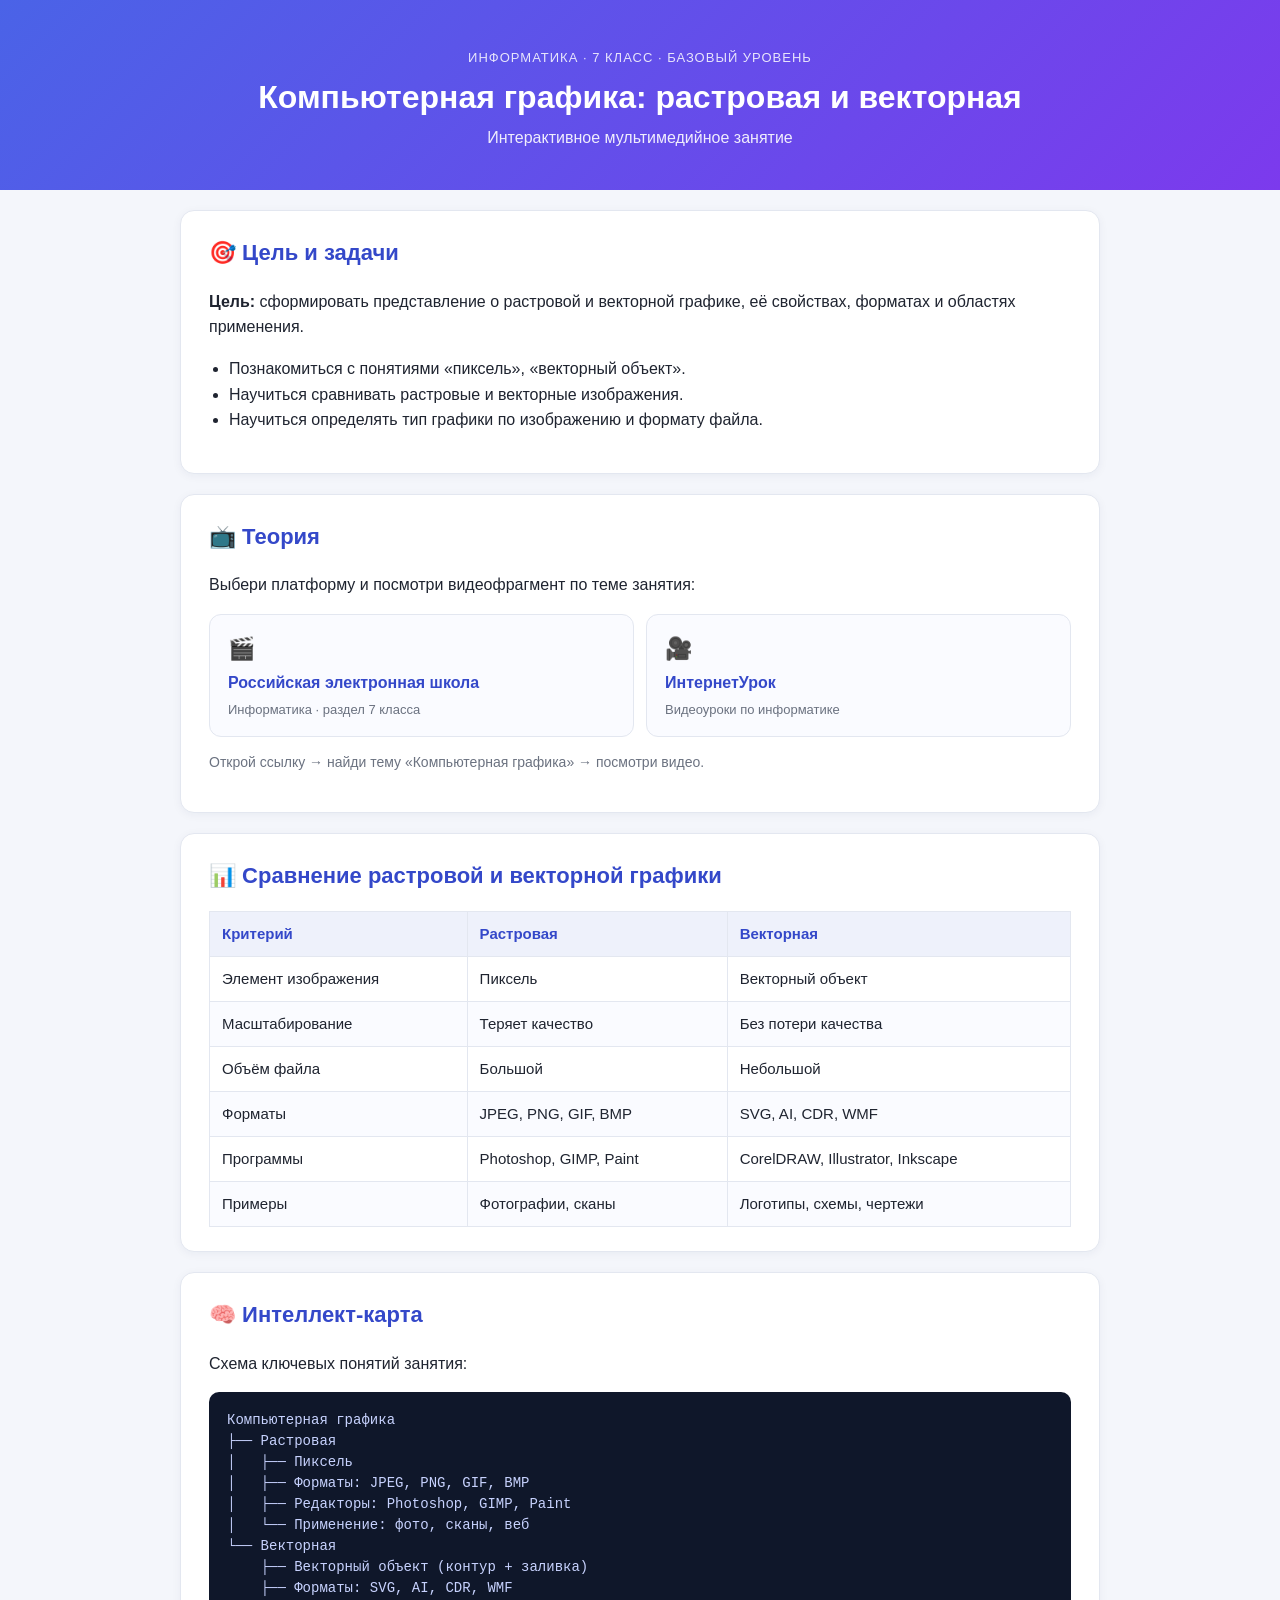
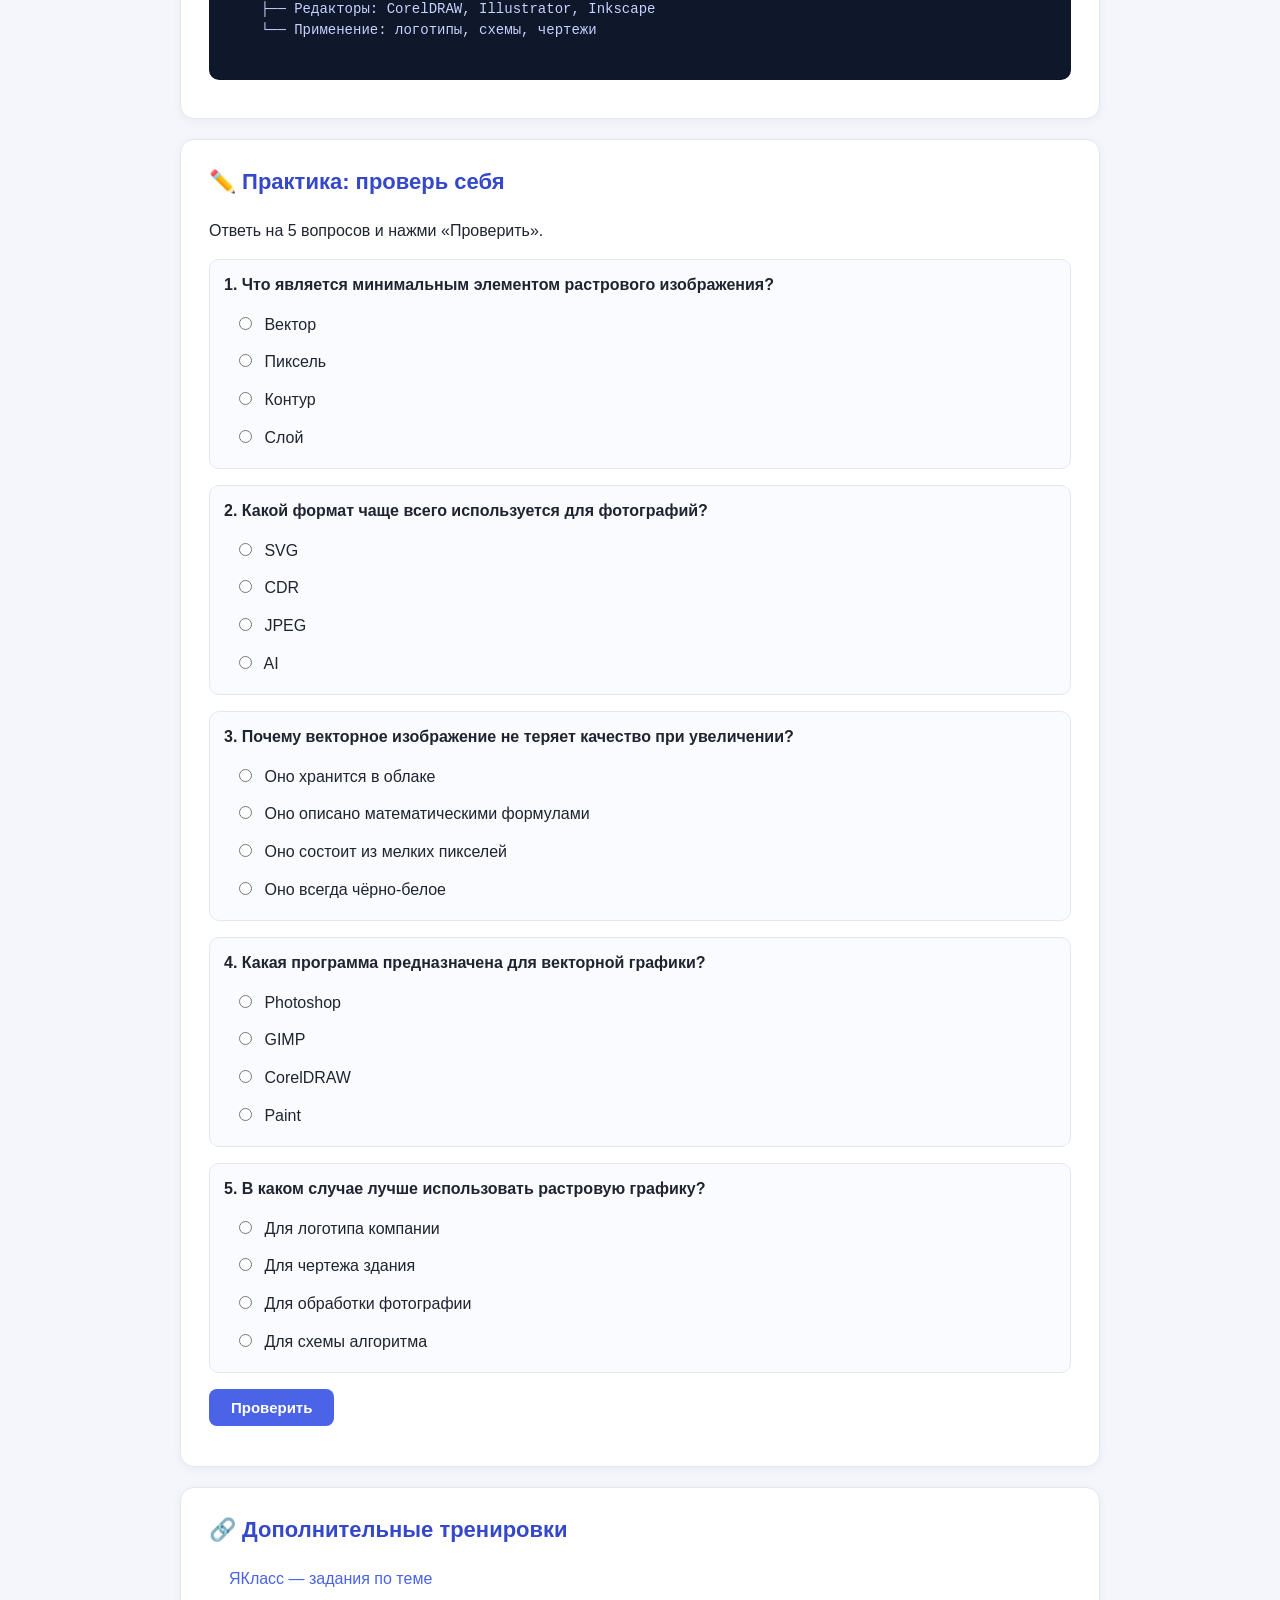
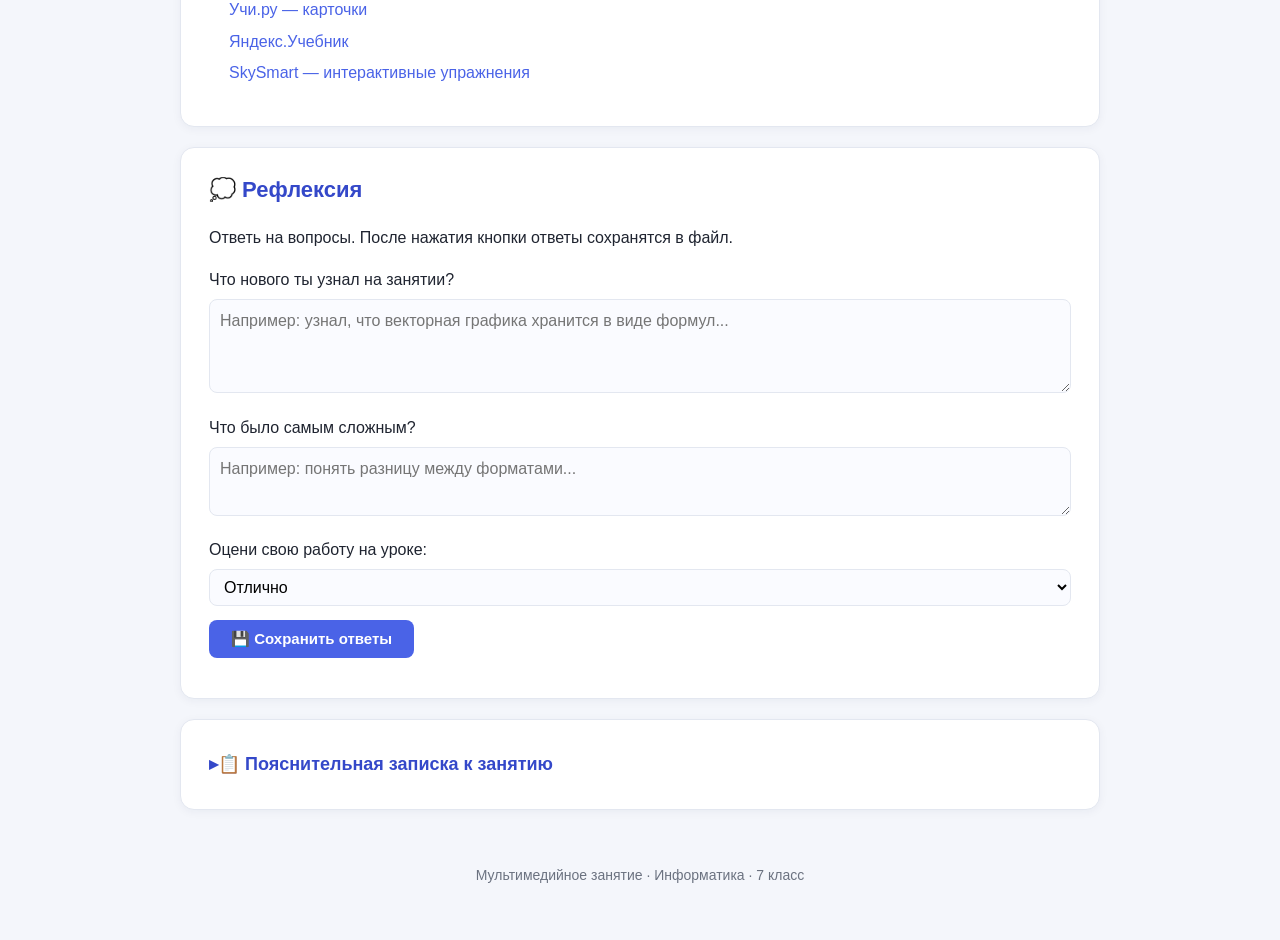
<file: index.html>
<!DOCTYPE html>
<html lang="ru">
<head>
  <meta charset="UTF-8">
  <meta name="viewport" content="width=device-width, initial-scale=1.0">
  <title>Компьютерная графика: растровая и векторная | 7 класс</title>
  <link rel="stylesheet" href="style.css">
</head>
<body>

<header class="hero">
  <div class="container">
    <p class="tag">Информатика · 7 класс · Базовый уровень</p>
    <h1>Компьютерная графика: растровая и векторная</h1>
    <p class="subtitle">Интерактивное мультимедийное занятие</p>
  </div>
</header>

<main class="container">

  <!-- ЦЕЛИ -->
  <section class="card">
    <h2>🎯 Цель и задачи</h2>
    <p><strong>Цель:</strong> сформировать представление о растровой и векторной графике, её свойствах, форматах и областях применения.</p>
    <ul>
      <li>Познакомиться с понятиями «пиксель», «векторный объект».</li>
      <li>Научиться сравнивать растровые и векторные изображения.</li>
      <li>Научиться определять тип графики по изображению и формату файла.</li>
    </ul>
  </section>

  <!-- ТЕОРИЯ -->
  <section class="card">
    <h2>📺 Теория</h2>
    <p>Выбери платформу и посмотри видеофрагмент по теме занятия:</p>

    <div class="link-grid">
      <a class="link-card" href="https://resh.edu.ru/subject/19/" target="_blank" rel="noopener">
        <span class="link-ico">🎬</span>
        <span class="link-title">Российская электронная школа</span>
        <span class="link-desc">Информатика · раздел 7 класса</span>
      </a>
      <a class="link-card" href="https://interneturok.ru/subject/informatika" target="_blank" rel="noopener">
        <span class="link-ico">🎥</span>
        <span class="link-title">ИнтернетУрок</span>
        <span class="link-desc">Видеоуроки по информатике</span>
      </a>
    </div>

    <p class="hint">
      Открой ссылку → найди тему «Компьютерная графика» → посмотри видео.
    </p>
  </section>

  <!-- СРАВНЕНИЕ -->
  <section class="card">
    <h2>📊 Сравнение растровой и векторной графики</h2>
    <table class="compare">
      <thead>
        <tr><th>Критерий</th><th>Растровая</th><th>Векторная</th></tr>
      </thead>
      <tbody>
        <tr><td>Элемент изображения</td><td>Пиксель</td><td>Векторный объект</td></tr>
        <tr><td>Масштабирование</td><td>Теряет качество</td><td>Без потери качества</td></tr>
        <tr><td>Объём файла</td><td>Большой</td><td>Небольшой</td></tr>
        <tr><td>Форматы</td><td>JPEG, PNG, GIF, BMP</td><td>SVG, AI, CDR, WMF</td></tr>
        <tr><td>Программы</td><td>Photoshop, GIMP, Paint</td><td>CorelDRAW, Illustrator, Inkscape</td></tr>
        <tr><td>Примеры</td><td>Фотографии, сканы</td><td>Логотипы, схемы, чертежи</td></tr>
      </tbody>
    </table>
  </section>

  <!-- ИНТЕЛЛЕКТ-КАРТА -->
  <section class="card">
    <h2>🧠 Интеллект-карта</h2>
    <p>Схема ключевых понятий занятия:</p>
    <pre class="mindmap">
Компьютерная графика
├── Растровая
│   ├── Пиксель
│   ├── Форматы: JPEG, PNG, GIF, BMP
│   ├── Редакторы: Photoshop, GIMP, Paint
│   └── Применение: фото, сканы, веб
└── Векторная
    ├── Векторный объект (контур + заливка)
    ├── Форматы: SVG, AI, CDR, WMF
    ├── Редакторы: CorelDRAW, Illustrator, Inkscape
    └── Применение: логотипы, схемы, чертежи
    </pre>
  </section>

  <!-- ПРАКТИКА -->
  <section class="card">
    <h2>✏️ Практика: проверь себя</h2>
    <p>Ответь на 5 вопросов и нажми «Проверить».</p>
    <form id="quiz" class="quiz"></form>
    <button id="checkBtn" class="btn" type="button">Проверить</button>
    <p id="result" class="result"></p>
  </section>

  <!-- ДОПОЛНИТЕЛЬНЫЕ РЕСУРСЫ -->
  <section class="card">
    <h2>🔗 Дополнительные тренировки</h2>
    <ul class="links">
      <li><a href="https://www.yaklass.ru/" target="_blank" rel="noopener">ЯКласс — задания по теме</a></li>
      <li><a href="https://uchi.ru/" target="_blank" rel="noopener">Учи.ру — карточки</a></li>
      <li><a href="https://education.yandex.ru/" target="_blank" rel="noopener">Яндекс.Учебник</a></li>
      <li><a href="https://edu.skysmart.ru/homework/new" target="_blank" rel="noopener">SkySmart — интерактивные упражнения</a></li>
    </ul>
  </section>

  <!-- РЕФЛЕКСИЯ -->
  <section class="card">
    <h2>💭 Рефлексия</h2>
    <p>Ответь на вопросы. После нажатия кнопки ответы сохранятся в файл.</p>

    <div class="reflect">
      <label>Что нового ты узнал на занятии?
        <textarea id="r1" rows="3" placeholder="Например: узнал, что векторная графика хранится в виде формул..."></textarea>
      </label>

      <label>Что было самым сложным?
        <textarea id="r2" rows="2" placeholder="Например: понять разницу между форматами..."></textarea>
      </label>

      <label>Оцени свою работу на уроке:
        <select id="r3">
          <option>Отлично</option>
          <option>Хорошо</option>
          <option>Нужно повторить</option>
        </select>
      </label>

      <button id="saveReflect" class="btn" type="button">💾 Сохранить ответы</button>
      <p id="reflectMsg" class="result"></p>
    </div>
  </section>

  <!-- ПОЯСНИТЕЛЬНАЯ ЗАПИСКА -->
  <section class="card">
    <details>
      <summary class="about-summary">📋 Пояснительная записка к занятию</summary>
      <div class="about-body">

        <h3>Тема и аудитория</h3>
        <p>«Компьютерная графика: растровая и векторная графика». Информатика, 7 класс, базовый уровень.</p>

        <h3>Цель занятия</h3>
        <p>Сформировать у учащихся представление о растровой и векторной графике, её свойствах, форматах и областях применения.</p>

        <h3>Задачи</h3>
        <ol>
          <li>Познакомить с понятиями «пиксель», «векторный объект».</li>
          <li>Научить сравнивать растровые и векторные изображения.</li>
          <li>Развивать навыки работы с интерактивными заданиями и ЦОР.</li>
        </ol>

        <h3>Планируемые результаты</h3>
        <ul>
          <li><strong>Предметные:</strong> объясняют различия растровой и векторной графики, приводят примеры.</li>
          <li><strong>Метапредметные:</strong> работают по инструкции, анализируют цифровые ресурсы.</li>
          <li><strong>Личностные:</strong> проявляют интерес к цифровым технологиям.</li>
        </ul>

        <h3>Используемые ЦОР</h3>
        <ul>
          <li>РЭШ — resh.edu.ru</li>
          <li>ИнтернетУрок — interneturok.ru</li>
          <li>ЯКласс — yaklass.ru</li>
          <li>Учи.ру — uchi.ru</li>
          <li>Яндекс.Учебник — education.yandex.ru</li>
          <li>SkySmart — edu.skysmart.ru</li>
        </ul>

        <h3>Место мультимедиа в занятии</h3>
        <p>Мультимедиа используются на всех этапах: мотивация, объяснение, закрепление, практика, контроль и рефлексия. Формы работы: видеофрагмент, интерактивные упражнения, онлайн-тест, интеллект-карта.</p>

        <h3>План-конспект</h3>
        <table class="compare">
          <thead>
            <tr><th>Этап</th><th>Время</th><th>Мультимедиа</th></tr>
          </thead>
          <tbody>
            <tr><td>Мотивация</td><td>3 мин</td><td>Демонстрация изображений</td></tr>
            <tr><td>Актуализация</td><td>5 мин</td><td>Слайд / страница занятия</td></tr>
            <tr><td>Теория</td><td>12 мин</td><td>РЭШ / ИнтернетУрок</td></tr>
            <tr><td>Первичное закрепление</td><td>7 мин</td><td>ЯКласс / Учи.ру</td></tr>
            <tr><td>Практика</td><td>10 мин</td><td>HTML-квиз, интеллект-карта</td></tr>
            <tr><td>Контроль</td><td>5 мин</td><td>SkySmart</td></tr>
            <tr><td>Рефлексия</td><td>3 мин</td><td>Встроенная форма</td></tr>
          </tbody>
        </table>

      </div>
    </details>
  </section>

</main>

<footer class="footer">
  <div class="container">
    <p>Мультимедийное занятие · Информатика · 7 класс</p>
  </div>
</footer>

<script src="script.js"></script>
</body>
</html>
</file>
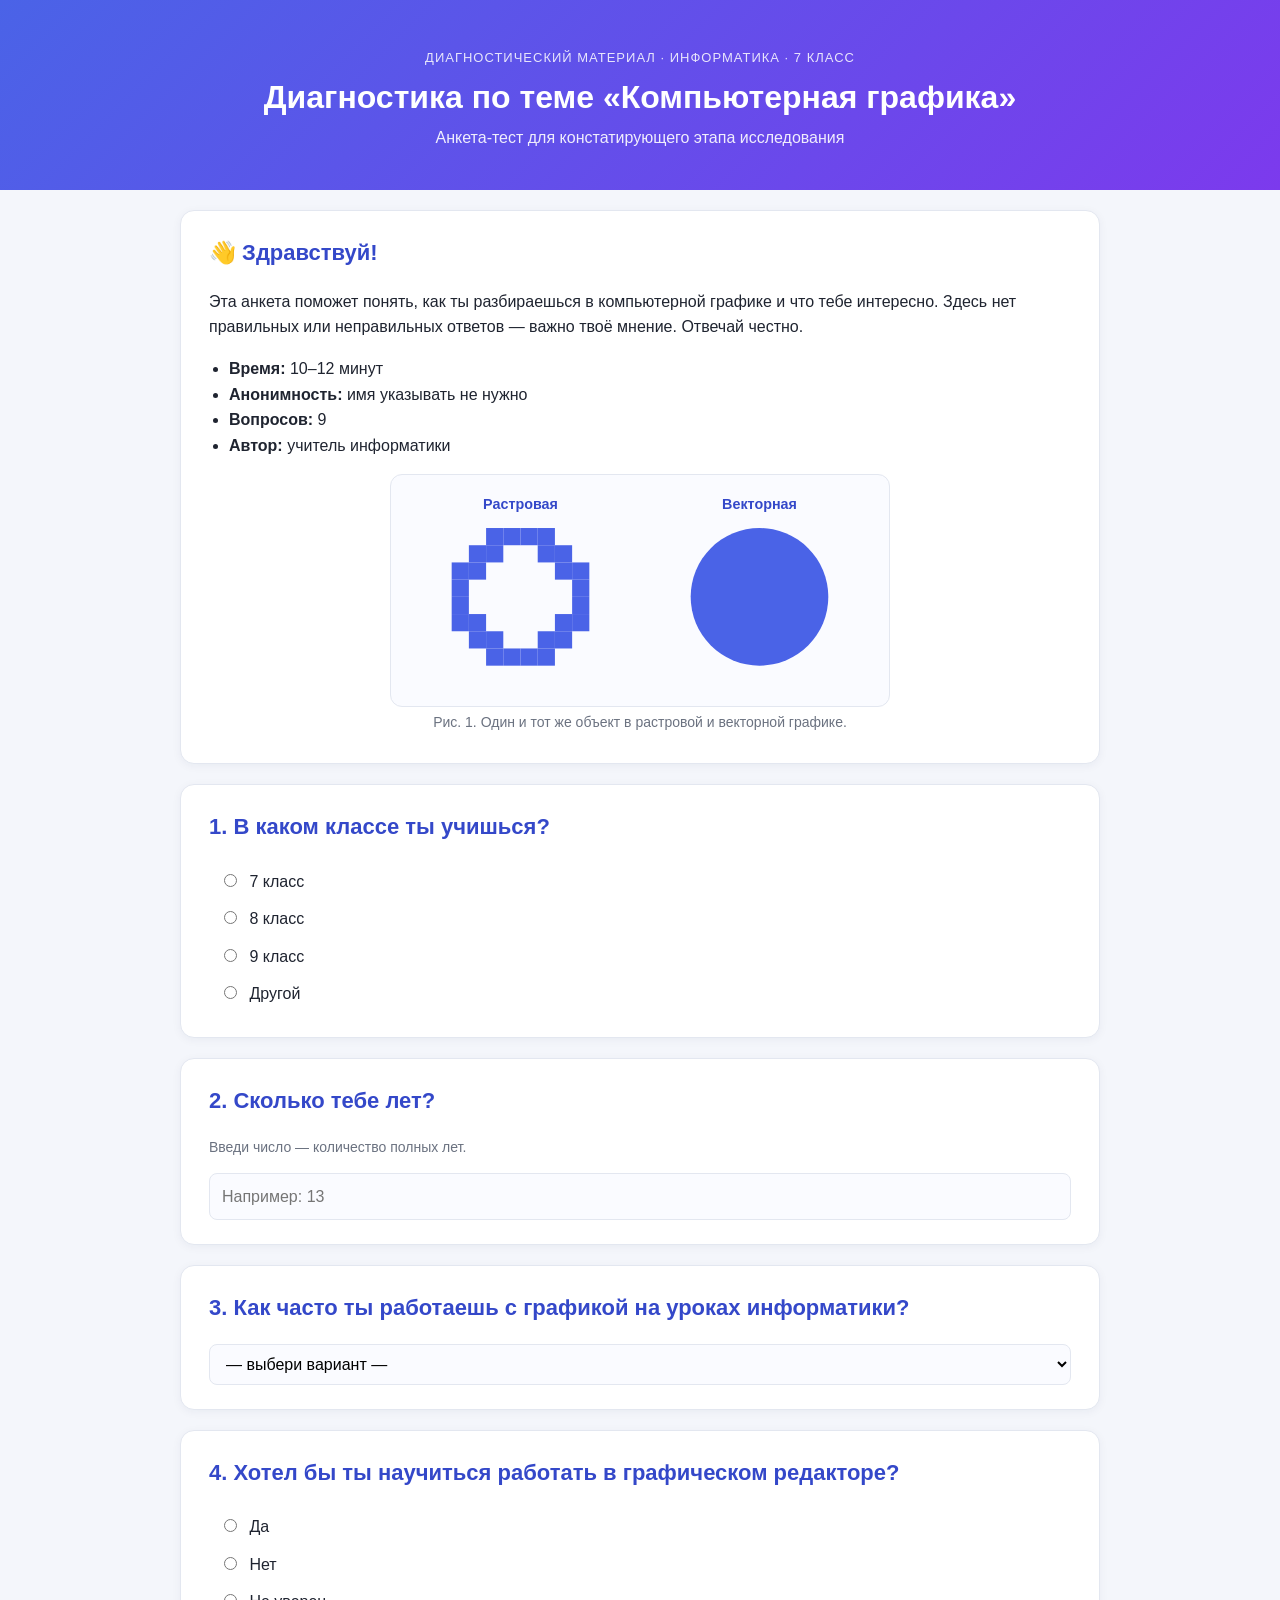
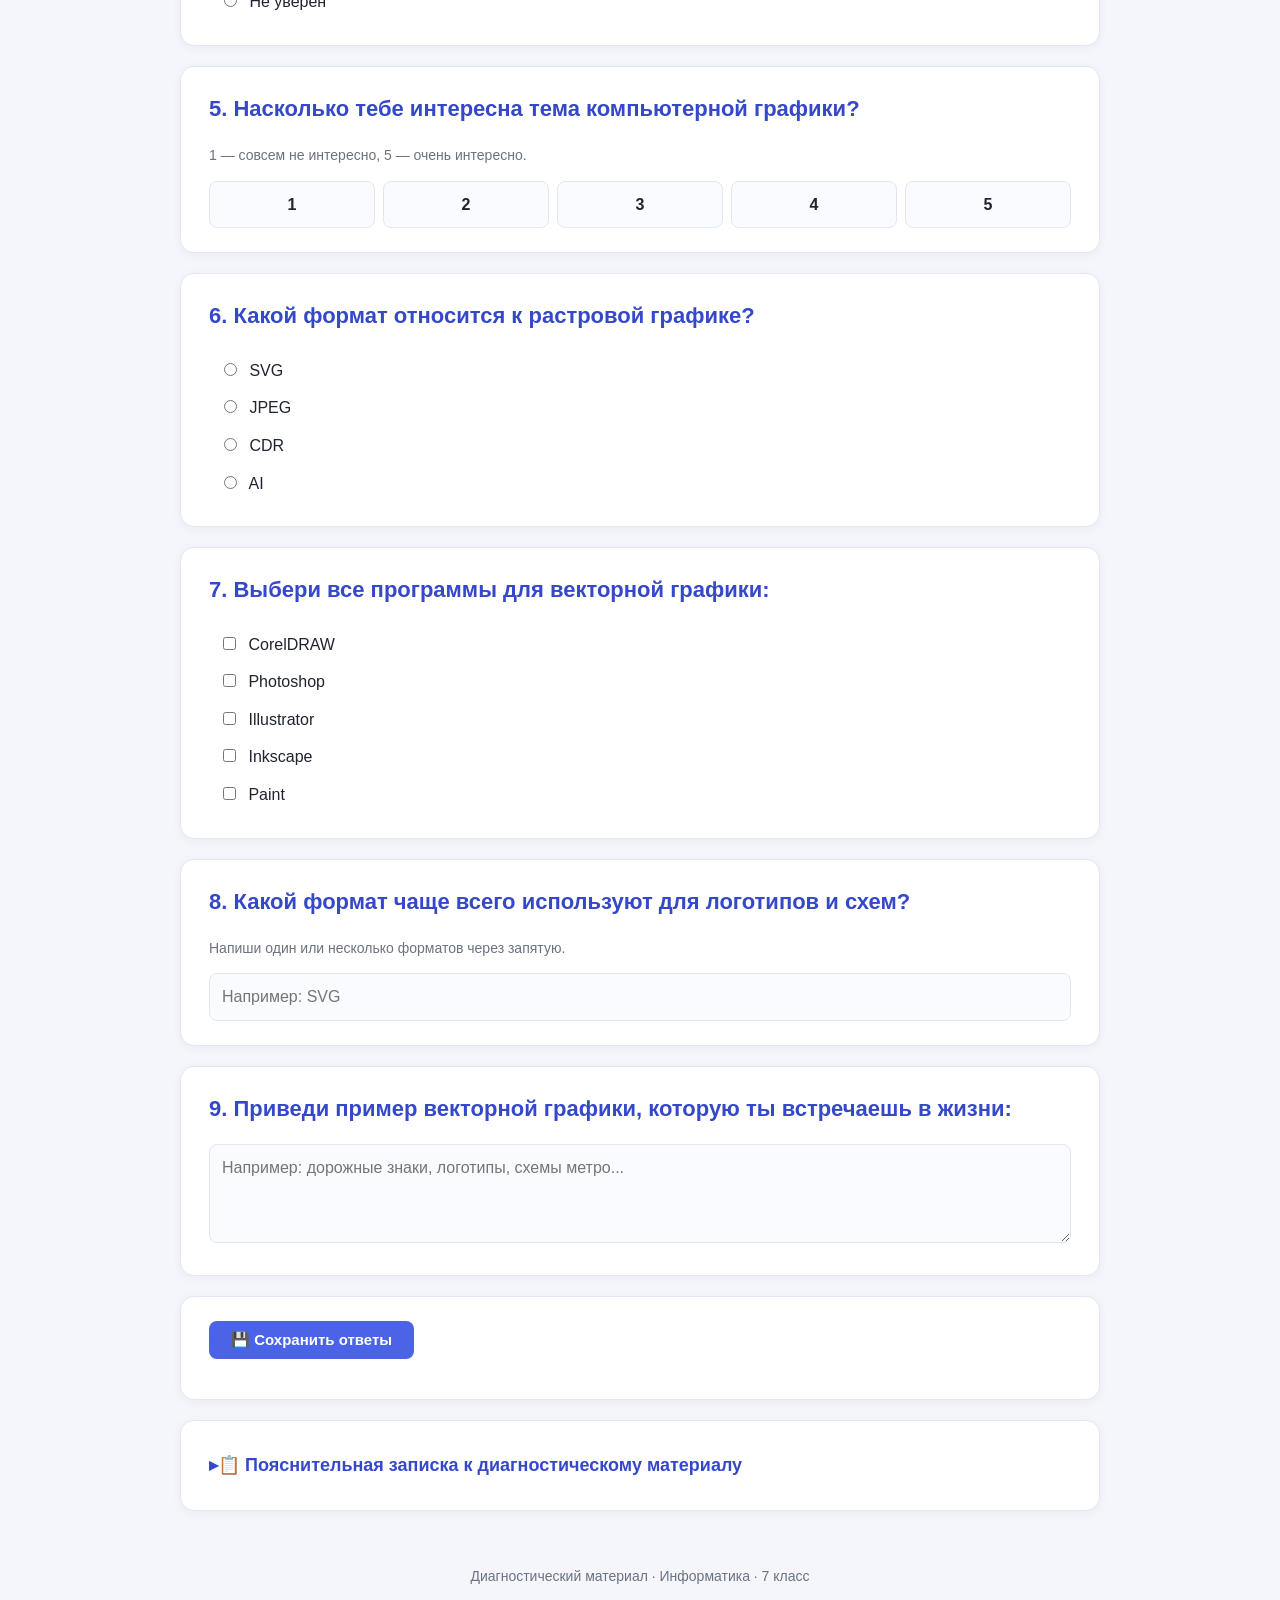
<file: diagnostics.html>
<!DOCTYPE html>
<html lang="ru">
<head>
  <meta charset="UTF-8">
  <meta name="viewport" content="width=device-width, initial-scale=1.0">
  <title>Диагностика по теме «Компьютерная графика»</title>
  <link rel="stylesheet" href="style.css">
</head>
<body>

<header class="hero">
  <div class="container">
    <p class="tag">Диагностический материал · Информатика · 7 класс</p>
    <h1>Диагностика по теме «Компьютерная графика»</h1>
    <p class="subtitle">Анкета-тест для констатирующего этапа исследования</p>
  </div>
</header>

<main class="container">

  <!-- ВВОДНАЯ ЧАСТЬ -->
  <section class="card">
    <h2>👋 Здравствуй!</h2>
    <p>
      Эта анкета поможет понять, как ты разбираешься в компьютерной графике
      и что тебе интересно. Здесь нет правильных или неправильных ответов —
      важно твоё мнение. Отвечай честно.
    </p>
    <ul>
      <li><strong>Время:</strong> 10–12 минут</li>
      <li><strong>Анонимность:</strong> имя указывать не нужно</li>
      <li><strong>Вопросов:</strong> 9</li>
      <li><strong>Автор:</strong> учитель информатики</li>
    </ul>

    <!-- ИЗОБРАЖЕНИЕ -->
    <svg class="svg-illustration" viewBox="0 0 500 220" xmlns="http://www.w3.org/2000/svg" role="img" aria-label="Сравнение растрового и векторного изображений">
      <text x="125" y="25" text-anchor="middle" font-size="15" font-weight="bold" fill="#3448c9" font-family="sans-serif">Растровая</text>
      <text x="375" y="25" text-anchor="middle" font-size="15" font-weight="bold" fill="#3448c9" font-family="sans-serif">Векторная</text>

      <!-- Пиксельный круг -->
      <g transform="translate(53,45)" fill="#4a63e7">
        <rect x="36" y="0" width="18" height="18"/>
        <rect x="54" y="0" width="18" height="18"/>
        <rect x="72" y="0" width="18" height="18"/>
        <rect x="90" y="0" width="18" height="18"/>

        <rect x="18" y="18" width="18" height="18"/>
        <rect x="36" y="18" width="18" height="18"/>
        <rect x="90" y="18" width="18" height="18"/>
        <rect x="108" y="18" width="18" height="18"/>

        <rect x="0" y="36" width="18" height="18"/>
        <rect x="18" y="36" width="18" height="18"/>
        <rect x="108" y="36" width="18" height="18"/>
        <rect x="126" y="36" width="18" height="18"/>

        <rect x="0" y="54" width="18" height="18"/>
        <rect x="126" y="54" width="18" height="18"/>

        <rect x="0" y="72" width="18" height="18"/>
        <rect x="126" y="72" width="18" height="18"/>

        <rect x="0" y="90" width="18" height="18"/>
        <rect x="18" y="90" width="18" height="18"/>
        <rect x="108" y="90" width="18" height="18"/>
        <rect x="126" y="90" width="18" height="18"/>

        <rect x="18" y="108" width="18" height="18"/>
        <rect x="36" y="108" width="18" height="18"/>
        <rect x="90" y="108" width="18" height="18"/>
        <rect x="108" y="108" width="18" height="18"/>

        <rect x="36" y="126" width="18" height="18"/>
        <rect x="54" y="126" width="18" height="18"/>
        <rect x="72" y="126" width="18" height="18"/>
        <rect x="90" y="126" width="18" height="18"/>
      </g>

      <!-- Гладкий круг -->
      <circle cx="375" cy="117" r="72" fill="#4a63e7"/>
    </svg>
    <p class="img-caption">
      Рис. 1. Один и тот же объект в растровой и векторной графике.
    </p>
  </section>

  <!-- ВОПРОС 1 -->
  <section class="card">
    <h2>1. В каком классе ты учишься?</h2>
    <div class="quiz">
      <label><input type="radio" name="q1" value="7"> 7 класс</label>
      <label><input type="radio" name="q1" value="8"> 8 класс</label>
      <label><input type="radio" name="q1" value="9"> 9 класс</label>
      <label><input type="radio" name="q1" value="other"> Другой</label>
    </div>
  </section>

  <!-- ВОПРОС 2 -->
  <section class="card">
    <h2>2. Сколько тебе лет?</h2>
    <p class="hint">Введи число — количество полных лет.</p>
    <input type="number" id="q2" min="6" max="20" placeholder="Например: 13">
  </section>

  <!-- ВОПРОС 3 -->
  <section class="card">
    <h2>3. Как часто ты работаешь с графикой на уроках информатики?</h2>
    <select id="q3">
      <option value="">— выбери вариант —</option>
      <option value="often">Часто</option>
      <option value="sometimes">Иногда</option>
      <option value="rarely">Редко</option>
      <option value="never">Никогда</option>
    </select>
  </section>

  <!-- ВОПРОС 4 -->
  <section class="card">
    <h2>4. Хотел бы ты научиться работать в графическом редакторе?</h2>
    <div class="quiz">
      <label><input type="radio" name="q4" value="yes"> Да</label>
      <label><input type="radio" name="q4" value="no"> Нет</label>
      <label><input type="radio" name="q4" value="maybe"> Не уверен</label>
    </div>
  </section>

  <!-- ВОПРОС 5 -->
  <section class="card">
    <h2>5. Насколько тебе интересна тема компьютерной графики?</h2>
    <p class="hint">1 — совсем не интересно, 5 — очень интересно.</p>
    <div class="scale-row">
      <label><input type="radio" name="q5" value="1"><span>1</span></label>
      <label><input type="radio" name="q5" value="2"><span>2</span></label>
      <label><input type="radio" name="q5" value="3"><span>3</span></label>
      <label><input type="radio" name="q5" value="4"><span>4</span></label>
      <label><input type="radio" name="q5" value="5"><span>5</span></label>
    </div>
  </section>

  <!-- ВОПРОС 6 (тестовый) -->
  <section class="card">
    <h2>6. Какой формат относится к растровой графике?</h2>
    <div class="quiz">
      <label><input type="radio" name="q6" value="svg"> SVG</label>
      <label><input type="radio" name="q6" value="jpeg"> JPEG</label>
      <label><input type="radio" name="q6" value="cdr"> CDR</label>
      <label><input type="radio" name="q6" value="ai"> AI</label>
    </div>
  </section>

  <!-- ВОПРОС 7 (тестовый) -->
  <section class="card">
    <h2>7. Выбери все программы для векторной графики:</h2>
    <div class="quiz">
      <label><input type="checkbox" name="q7" value="coreldraw"> CorelDRAW</label>
      <label><input type="checkbox" name="q7" value="photoshop"> Photoshop</label>
      <label><input type="checkbox" name="q7" value="illustrator"> Illustrator</label>
      <label><input type="checkbox" name="q7" value="inkscape"> Inkscape</label>
      <label><input type="checkbox" name="q7" value="paint"> Paint</label>
    </div>
  </section>

  <!-- ВОПРОС 8 -->
  <section class="card">
    <h2>8. Какой формат чаще всего используют для логотипов и схем?</h2>
    <p class="hint">Напиши один или несколько форматов через запятую.</p>
    <input type="text" id="q8" placeholder="Например: SVG">
  </section>

  <!-- ВОПРОС 9 -->
  <section class="card">
    <h2>9. Приведи пример векторной графики, которую ты встречаешь в жизни:</h2>
    <textarea id="q9" rows="3" placeholder="Например: дорожные знаки, логотипы, схемы метро..."></textarea>
  </section>

  <!-- КНОПКА -->
  <section class="card">
    <button id="saveDiag" class="btn" type="button">💾 Сохранить ответы</button>
    <p id="diagMsg" class="result"></p>
  </section>

  <!-- ПОЯСНИТЕЛЬНАЯ ЗАПИСКА -->
  <section class="card">
    <details>
      <summary class="about-summary">📋 Пояснительная записка к диагностическому материалу</summary>
      <div class="about-body">

        <h3>Целевое назначение</h3>
        <p>
          Выявление уровня знаний и отношения учащихся 7 класса к теме
          «Компьютерная графика» на констатирующем этапе педагогического
          исследования.
        </p>

        <h3>Решаемые задачи</h3>
        <ol>
          <li>Определить уровень предметных знаний по теме (вопросы 6–8).</li>
          <li>Выявить отношение школьников к теме и мотивацию (вопросы 4, 5).</li>
          <li>Собрать качественные данные о бытовом опыте (вопросы 3, 9).</li>
          <li>Получить сведения об аудитории (вопросы 1, 2).</li>
        </ol>

        <h3>Структура</h3>
        <ul>
          <li>9 вопросов разных типов: один вариант, множественный выбор,
              выпадающий список, шкала, число, короткий и длинный открытый ответ.</li>
          <li>2 вопроса — тестовые (с автопроверкой): №6 и №7.</li>
          <li>7 вопросов — анкетные (без правильных ответов).</li>
          <li>Мультимедийный элемент — иллюстрация сравнения растрового
              и векторного изображений (Рис. 1).</li>
        </ul>

        <h3>Особенности</h3>
        <ul>
          <li>Работает офлайн, без регистрации и сторонних сервисов.</li>
          <li>Адаптивная вёрстка — открывается на телефоне, планшете, ПК.</li>
          <li>Результат сохраняется в файл <code>diagnostics-result.txt</code>.</li>
          <li>Анонимность: имя и персональные данные не собираются.</li>
        </ul>

        <h3>Рекомендации по использованию</h3>
        <ul>
          <li>Проводить в начале изучения темы (констатирующий этап).</li>
          <li>Время прохождения: 10–12 минут.</li>
          <li>Можно использовать на уроке, дома или как часть входного контроля.</li>
          <li>Результаты удобно анализировать в Excel / Google Таблицах
              после переноса из скачанного файла.</li>
        </ul>

        <h3>Техническая реализация</h3>
        <p>
          HTML + CSS + JavaScript. Размещено на GitHub Pages
          в составе сайта-портфолио.
        </p>

      </div>
    </details>
  </section>

</main>

<footer class="footer">
  <div class="container">
    <p>Диагностический материал · Информатика · 7 класс</p>
  </div>
</footer>

<script src="diagnostics.js"></script>
</body>
</html>
</file>
<file: style.css>
:root {
  --bg: #f4f6fb;
  --card: #ffffff;
  --primary: #4a63e7;
  --primary-dark: #3448c9;
  --text: #1f2430;
  --muted: #6b7280;
  --border: #e3e7f0;
  --ok: #16a34a;
  --err: #dc2626;
}

* { box-sizing: border-box; }

body {
  margin: 0;
  font-family: -apple-system, "Segoe UI", Roboto, "Helvetica Neue", Arial, sans-serif;
  background: var(--bg);
  color: var(--text);
  line-height: 1.6;
}

.container {
  max-width: 960px;
  margin: 0 auto;
  padding: 0 20px;
}

.hero {
  background: linear-gradient(135deg, #4a63e7 0%, #7c3aed 100%);
  color: #fff;
  padding: 48px 0 40px;
  text-align: center;
}

.hero .tag {
  text-transform: uppercase;
  letter-spacing: 1px;
  font-size: 13px;
  opacity: 0.85;
  margin: 0 0 8px;
}

.hero h1 {
  margin: 0 0 8px;
  font-size: 32px;
  line-height: 1.25;
}

.hero .subtitle {
  margin: 0;
  opacity: 0.9;
}

.card {
  background: var(--card);
  border-radius: 14px;
  padding: 24px 28px;
  margin: 20px 0;
  box-shadow: 0 2px 10px rgba(20, 30, 80, 0.05);
  border: 1px solid var(--border);
}

.card h2 {
  margin-top: 0;
  font-size: 22px;
  color: var(--primary-dark);
}

.card ul { padding-left: 20px; }

/* === Карточки-ссылки на платформы === */
.link-grid {
  display: grid;
  grid-template-columns: repeat(auto-fit, minmax(240px, 1fr));
  gap: 12px;
  margin: 14px 0;
}

.link-card {
  display: flex;
  flex-direction: column;
  gap: 4px;
  padding: 16px 18px;
  border: 1px solid var(--border);
  border-radius: 12px;
  background: #fafbff;
  text-decoration: none;
  color: var(--text);
  transition: transform 0.15s, box-shadow 0.15s, border-color 0.15s;
}

.link-card:hover {
  transform: translateY(-2px);
  box-shadow: 0 6px 18px rgba(74, 99, 231, 0.15);
  border-color: var(--primary);
}

.link-ico { font-size: 22px; }
.link-title { font-weight: 700; color: var(--primary-dark); }
.link-desc { font-size: 13px; color: var(--muted); }

.hint { color: var(--muted); font-size: 14px; }

/* === Таблица сравнения === */
.compare {
  width: 100%;
  border-collapse: collapse;
  margin-top: 10px;
  font-size: 15px;
}

.compare th,
.compare td {
  border: 1px solid var(--border);
  padding: 10px 12px;
  text-align: left;
  vertical-align: top;
}

.compare th {
  background: #eef1fb;
  color: var(--primary-dark);
}

.compare tr:nth-child(even) td { background: #fafbff; }

/* === Интеллект-карта === */
.mindmap {
  background: #0f172a;
  color: #c7d2fe;
  padding: 18px;
  border-radius: 10px;
  overflow-x: auto;
  font-size: 14px;
  line-height: 1.5;
  font-family: "JetBrains Mono", Consolas, monospace;
}

/* === Квиз === */
.quiz .q {
  margin-bottom: 16px;
  padding: 12px 14px;
  border: 1px solid var(--border);
  border-radius: 10px;
  background: #fafbff;
}

.quiz .q p { margin: 0 0 8px; font-weight: 600; }

.quiz label {
  display: block;
  padding: 6px 10px;
  border-radius: 6px;
  cursor: pointer;
  transition: background 0.15s;
}

.quiz label:hover { background: #eef1fb; }
.quiz input { margin-right: 8px; }

.q.correct { border-color: var(--ok); background: #f0fdf4; }
.q.wrong { border-color: var(--err); background: #fef2f2; }

.btn {
  background: var(--primary);
  color: #fff;
  border: 0;
  padding: 10px 22px;
  border-radius: 8px;
  font-size: 15px;
  font-weight: 600;
  cursor: pointer;
  transition: background 0.15s;
}

.btn:hover { background: var(--primary-dark); }

.result { font-weight: 700; margin-top: 14px; font-size: 16px; }
.result.ok { color: var(--ok); }
.result.err { color: var(--err); }

/* === Ссылки === */
.links { list-style: none; padding: 0; }
.links li { margin: 6px 0; }
.links a {
  color: var(--primary);
  text-decoration: none;
  font-weight: 500;
}
.links a:hover { text-decoration: underline; }

/* === Рефлексия === */
.reflect label {
  display: block;
  margin-bottom: 14px;
  font-weight: 500;
}

.reflect textarea,
.reflect select {
  width: 100%;
  padding: 8px 10px;
  margin-top: 6px;
  border: 1px solid var(--border);
  border-radius: 8px;
  font: inherit;
  background: #fafbff;
}

textarea {
  width: 100%;
  padding: 10px 12px;
  border: 1px solid var(--border);
  border-radius: 8px;
  font: inherit;
  background: #fafbff;
  resize: vertical;
}

select {
  width: 100%;
  padding: 10px 12px;
  border: 1px solid var(--border);
  border-radius: 8px;
  font: inherit;
  background: #fafbff;
}

/* === Пояснительная записка === */
.about-summary {
  cursor: pointer;
  font-size: 18px;
  font-weight: 700;
  color: var(--primary-dark);
  padding: 6px 0;
  list-style: none;
  user-select: none;
}

.about-summary::-webkit-details-marker { display: none; }

.about-summary::before {
  content: "▸ ";
  display: inline-block;
  transition: transform 0.2s;
}

details[open] .about-summary::before { content: "▾ "; }

.about-body {
  margin-top: 14px;
  padding-top: 14px;
  border-top: 1px solid var(--border);
  line-height: 1.65;
}

.about-body h3 {
  margin: 18px 0 6px;
  font-size: 16px;
  color: var(--primary-dark);
}

.about-body ul,
.about-body ol { padding-left: 22px; margin: 6px 0; }

.about-body code {
  background: #eef1fb;
  padding: 1px 6px;
  border-radius: 4px;
  font-size: 13px;
}

/* === Подвал === */
.footer {
  text-align: center;
  color: var(--muted);
  padding: 20px 0 40px;
  font-size: 14px;
}

@media (max-width: 600px) {
  .hero h1 { font-size: 24px; }
  .card { padding: 18px; }
  .compare { font-size: 13px; }
  .compare th, .compare td { padding: 8px; }
}


/* === Диагностика: иллюстрация === */
.svg-illustration {
  width: 100%;
  max-width: 500px;
  display: block;
  margin: 14px auto 4px;
  background: #fafbff;
  border: 1px solid var(--border);
  border-radius: 12px;
  padding: 10px;
}

.img-caption {
  text-align: center;
  color: var(--muted);
  font-size: 14px;
  margin: 0 0 6px;
}

/* === Диагностика: шкала === */
.scale-row {
  display: flex;
  gap: 8px;
  flex-wrap: wrap;
  margin-top: 6px;
}

.scale-row label {
  flex: 1 1 50px;
  text-align: center;
  border: 1px solid var(--border);
  border-radius: 8px;
  padding: 10px 4px;
  font-weight: 700;
  background: #fafbff;
  cursor: pointer;
  transition: border-color 0.15s, background 0.15s;
}

.scale-row label:hover {
  border-color: var(--primary);
}

.scale-row input { display: none; }

.scale-row label:has(input:checked) {
  background: #eef1fb;
  border-color: var(--primary);
  color: var(--primary-dark);
}

/* === Диагностика: текстовые поля === */
input[type="text"],
input[type="number"] {
  width: 100%;
  padding: 10px 12px;
  border: 1px solid var(--border);
  border-radius: 8px;
  font: inherit;
  background: #fafbff;
}

input[type="text"]:focus,
input[type="number"]:focus,
textarea:focus,
select:focus {
  outline: 2px solid var(--primary);
  outline-offset: 1px;
  border-color: var(--primary);
}
</file>
